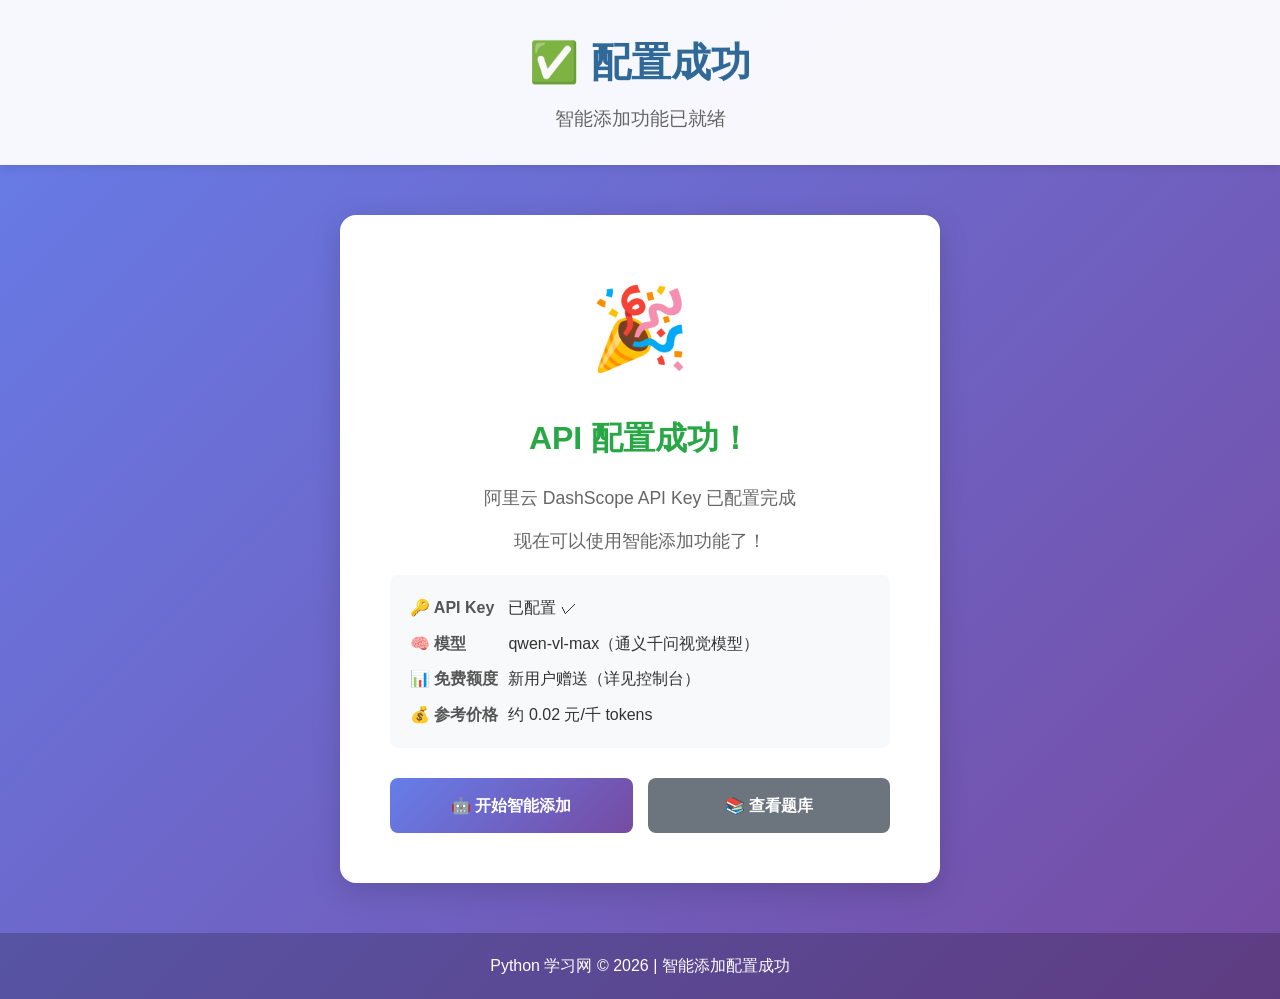
<file: templates/config_success.html>
<!DOCTYPE html>
<html lang="zh-CN">
<head>
    <meta charset="UTF-8">
    <meta name="viewport" content="width=device-width, initial-scale=1.0">
    <title>API 配置成功 - 智能添加</title>
    <link rel="stylesheet" href="/static/css/style.css">
    <style>
        .success-card {
            max-width: 600px;
            margin: 50px auto;
            background: white;
            padding: 50px;
            border-radius: 16px;
            box-shadow: 0 8px 30px rgba(0,0,0,0.15);
            text-align: center;
        }
        .success-icon {
            font-size: 5em;
            margin-bottom: 20px;
        }
        .success-card h1 {
            color: #28a745;
            margin-bottom: 20px;
        }
        .success-card p {
            color: #666;
            font-size: 1.1em;
            margin-bottom: 15px;
            line-height: 1.6;
        }
        .config-info {
            background: #f8f9fa;
            padding: 20px;
            border-radius: 8px;
            margin: 20px 0;
            text-align: left;
        }
        .config-info dl {
            display: grid;
            grid-template-columns: max-content 1fr;
            gap: 10px;
        }
        .config-info dt {
            font-weight: 600;
            color: #555;
        }
        .config-info dd {
            margin: 0;
            color: #333;
        }
        .action-buttons {
            display: flex;
            gap: 15px;
            margin-top: 30px;
        }
        .action-buttons a {
            flex: 1;
            padding: 15px;
            border-radius: 8px;
            text-align: center;
            text-decoration: none;
            font-weight: 600;
            transition: all 0.3s;
        }
        .btn-primary {
            background: linear-gradient(135deg, #667eea 0%, #764ba2 100%);
            color: white;
        }
        .btn-secondary {
            background: #6c757d;
            color: white;
        }
    </style>
</head>
<body>
    <header>
        <div class="container">
            <h1>✅ 配置成功</h1>
            <p class="subtitle">智能添加功能已就绪</p>
        </div>
    </header>

    <main class="container">
        <div class="success-card">
            <div class="success-icon">🎉</div>
            <h1>API 配置成功！</h1>
            <p>阿里云 DashScope API Key 已配置完成</p>
            <p>现在可以使用智能添加功能了！</p>
            
            <div class="config-info">
                <dl>
                    <dt>🔑 API Key</dt>
                    <dd>已配置 ✓</dd>
                    <dt>🧠 模型</dt>
                    <dd>qwen-vl-max（通义千问视觉模型）</dd>
                    <dt>📊 免费额度</dt>
                    <dd>新用户赠送（详见控制台）</dd>
                    <dt>💰 参考价格</dt>
                    <dd>约 0.02 元/千 tokens</dd>
                </dl>
            </div>
            
            <div class="action-buttons">
                <a href="/smart-add" class="btn-primary">🤖 开始智能添加</a>
                <a href="/translation-db" class="btn-secondary">📚 查看题库</a>
            </div>
        </div>
    </main>

    <footer>
        <div class="container">
            <p>Python 学习网 © 2026 | 智能添加配置成功</p>
        </div>
    </footer>
</body>
</html>
</file>
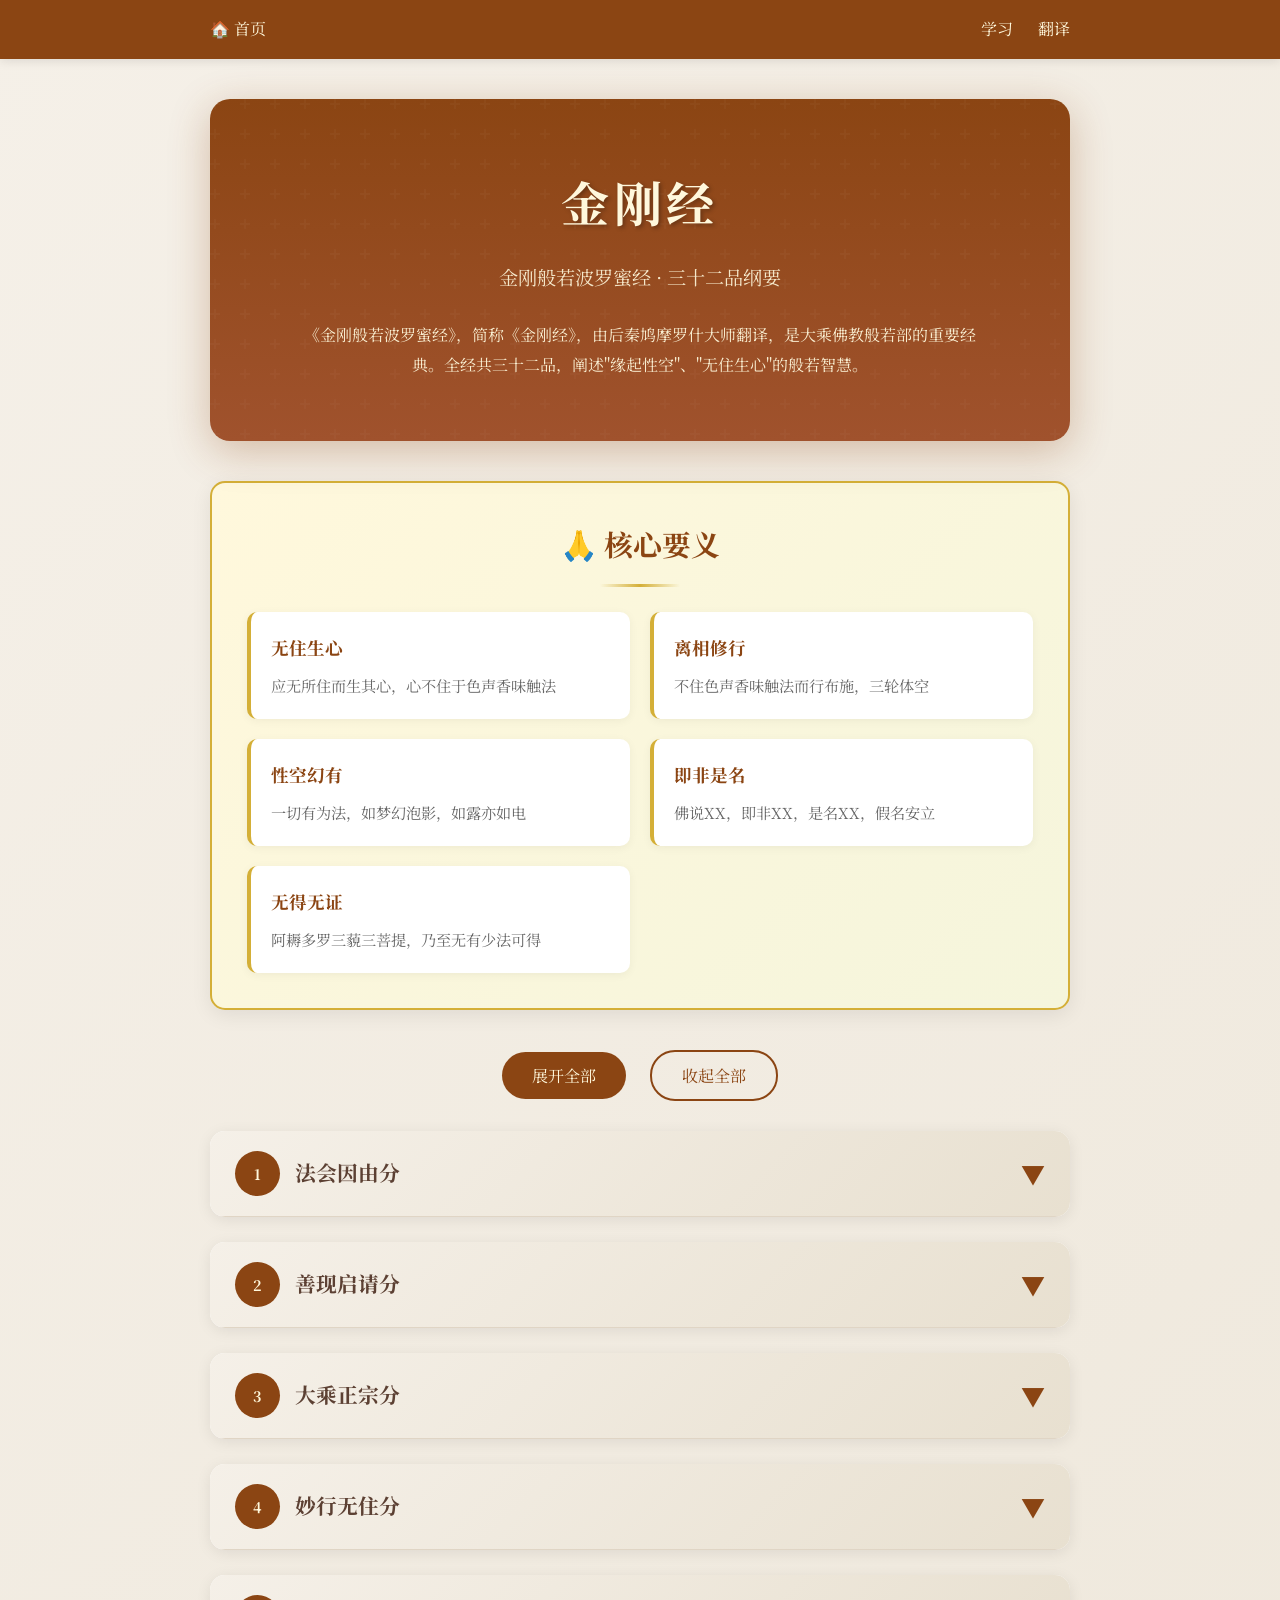
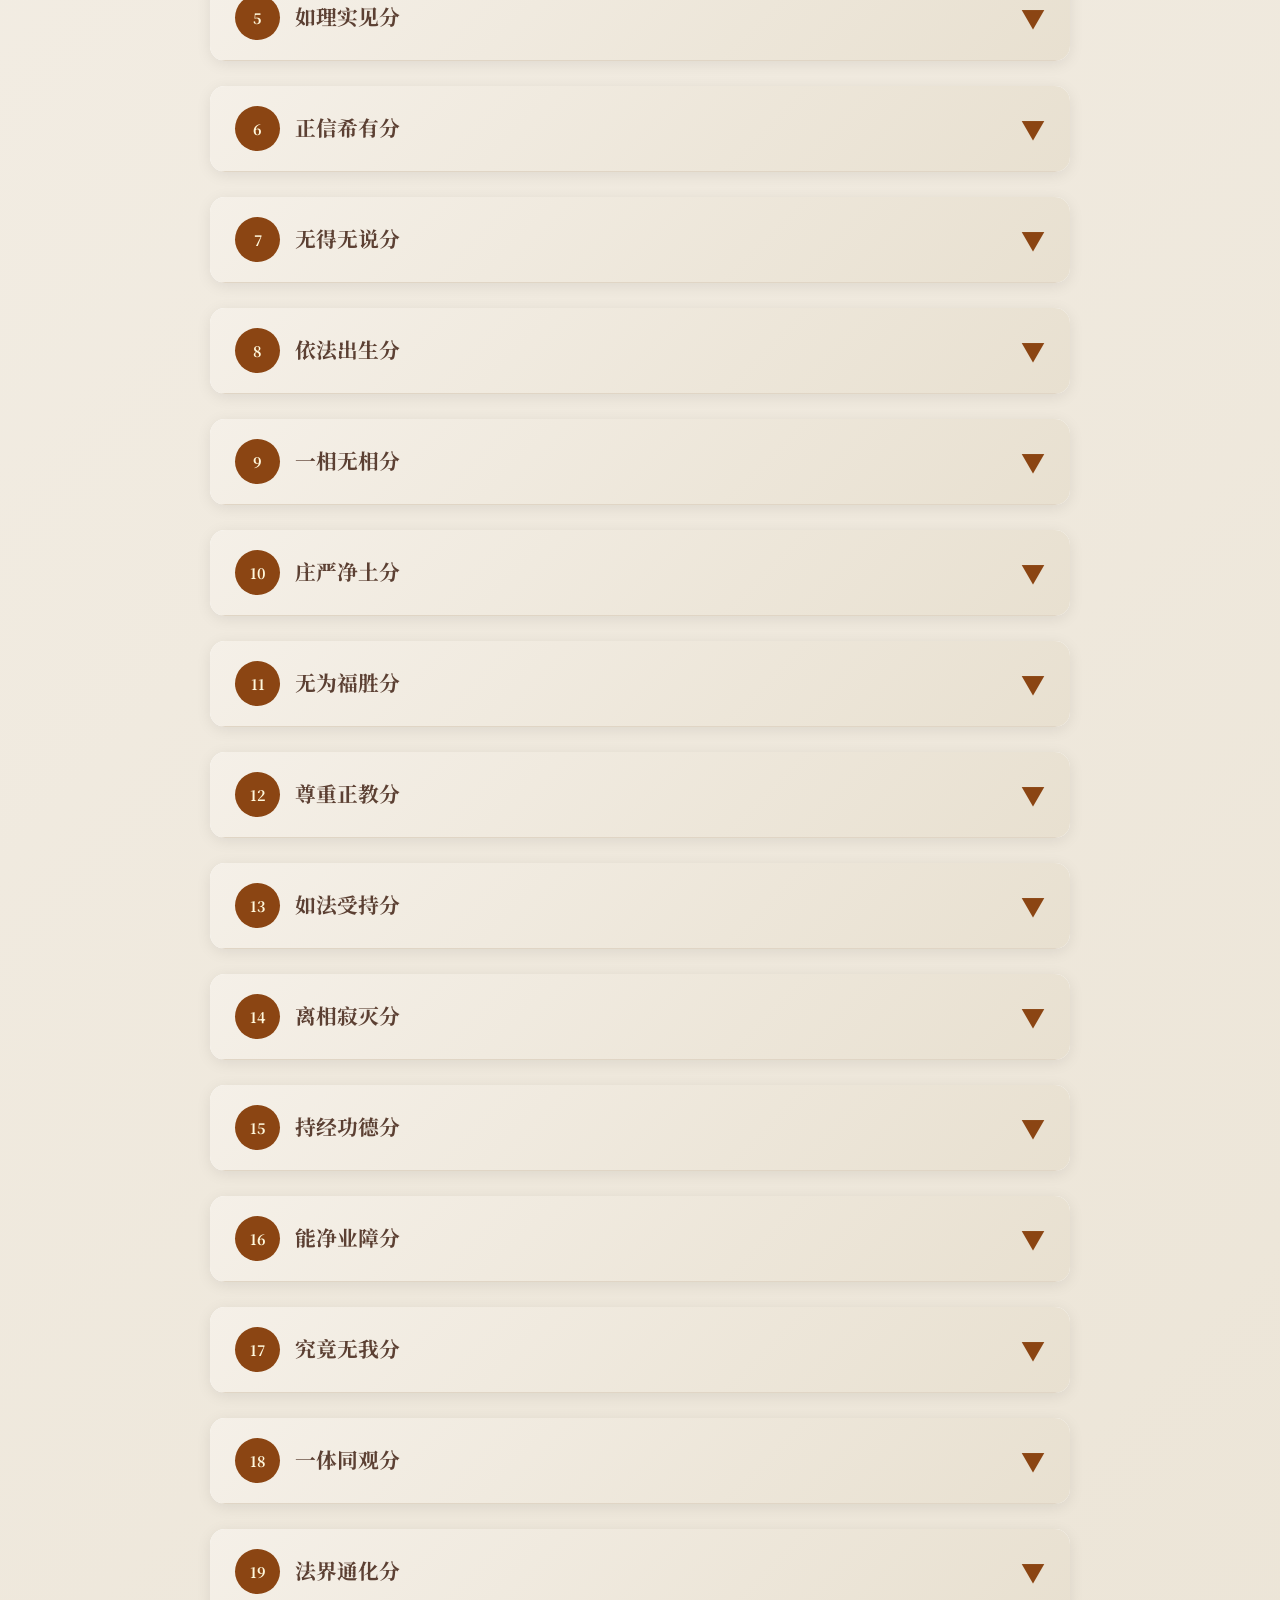
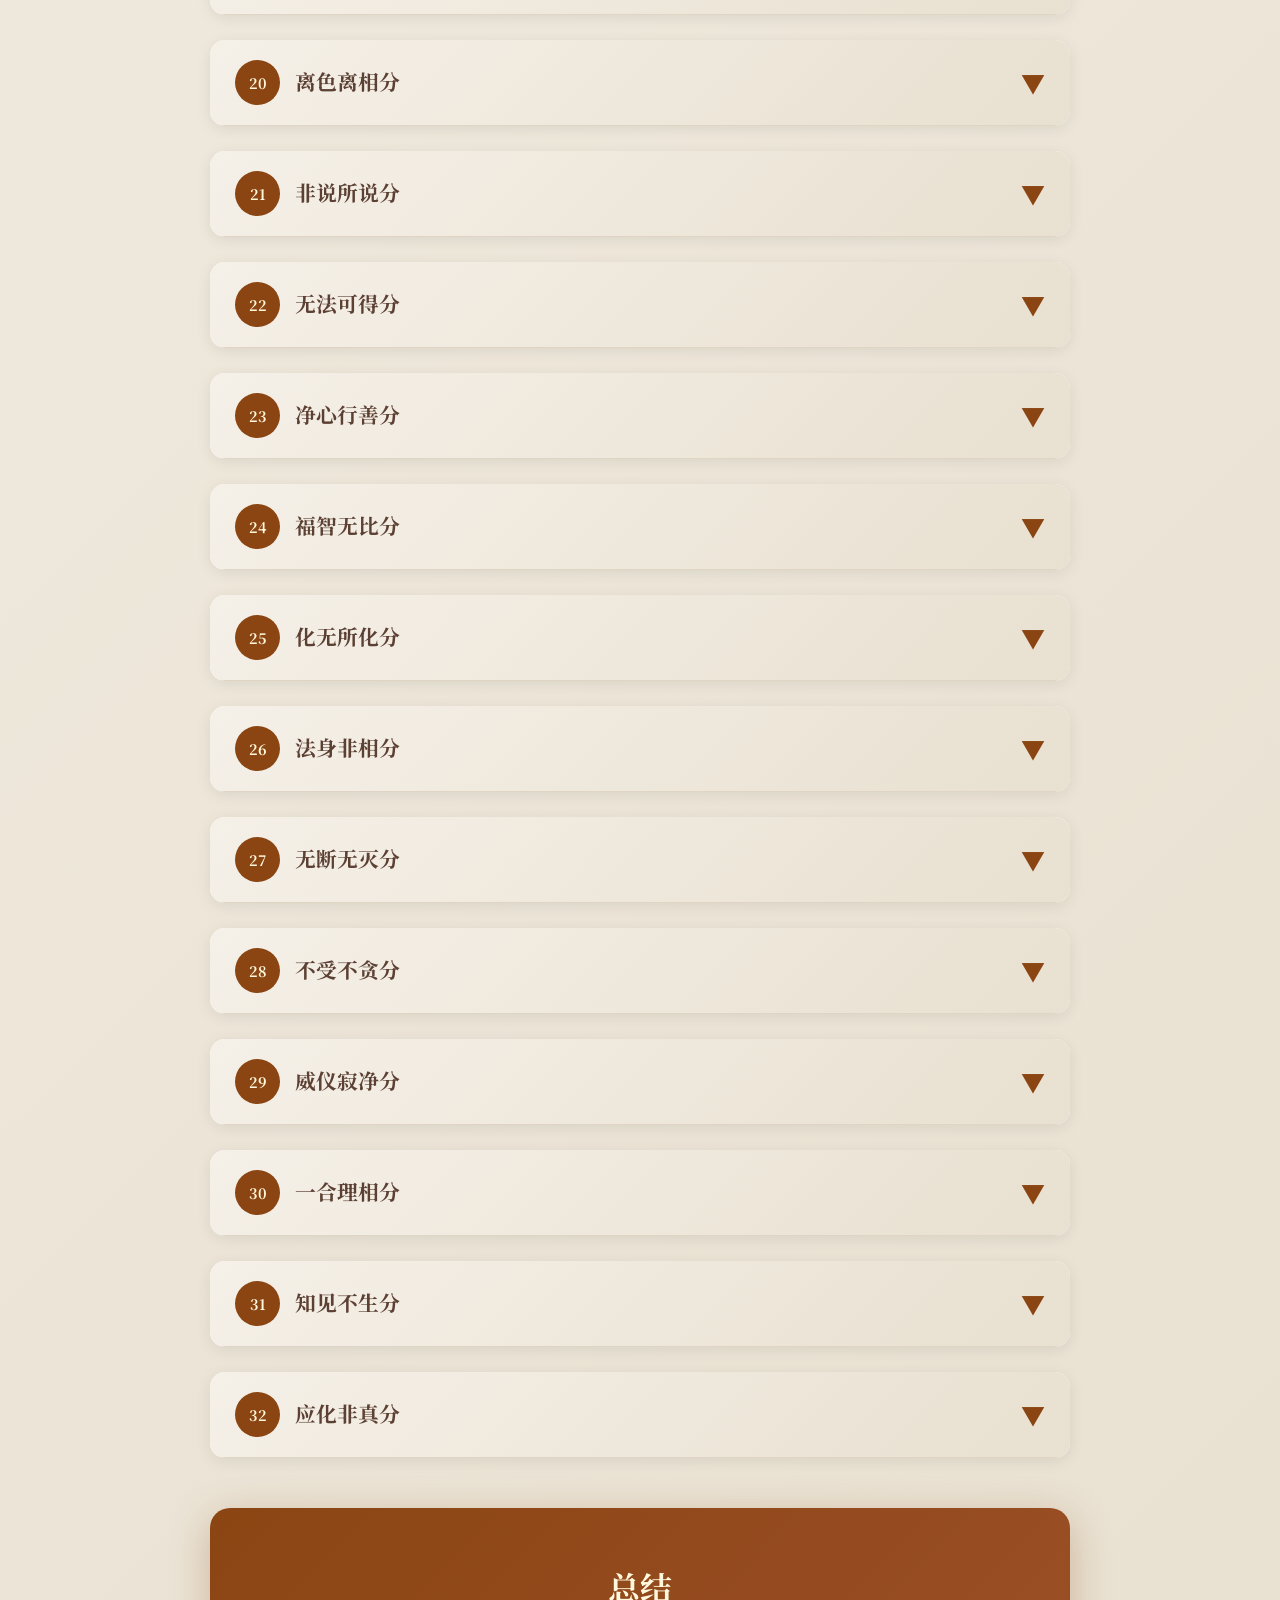
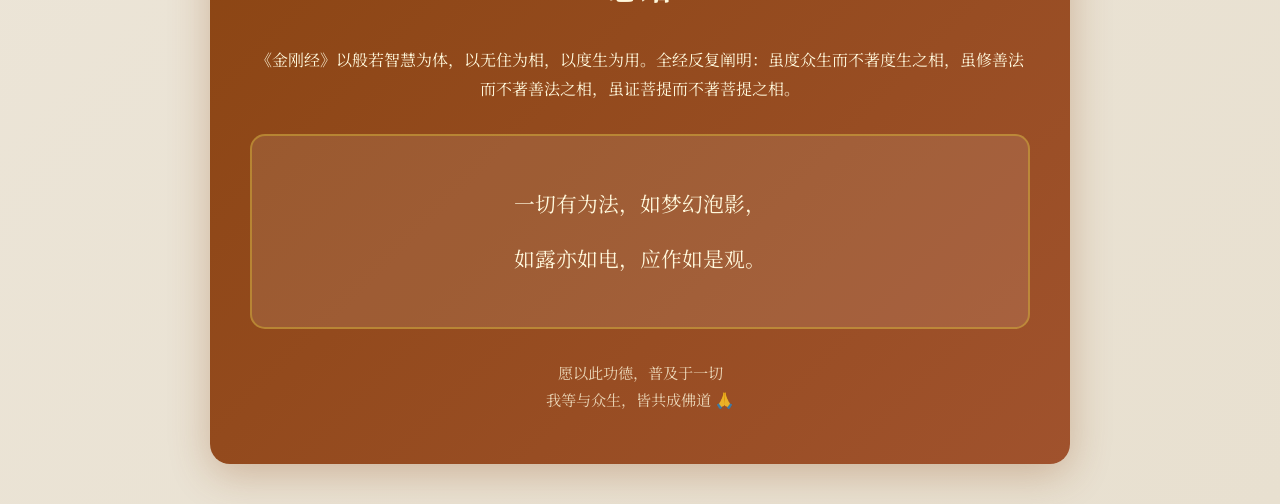
<file: templates/jingangjing.html>
<!DOCTYPE html>
<html lang="zh-CN">
<head>
    <meta charset="UTF-8">
    <meta name="viewport" content="width=device-width, initial-scale=1.0">
    <title>金刚经三十二品纲要 | Python学习网站</title>
    <link href="https://fonts.googleapis.com/css2?family=Noto+Serif+SC:wght@400;600;700&display=swap" rel="stylesheet">
    <style>
        * {
            margin: 0;
            padding: 0;
            box-sizing: border-box;
        }

        body {
            font-family: 'Noto Serif SC', 'SimSun', 'STSong', serif;
            background: linear-gradient(135deg, #f5f0e8 0%, #e8e0d0 100%);
            min-height: 100vh;
            color: #3a3a3a;
            line-height: 1.8;
        }

        .container {
            max-width: 900px;
            margin: 0 auto;
            padding: 40px 20px;
        }

        /* 头部样式 */
        .header {
            text-align: center;
            padding: 60px 20px;
            background: linear-gradient(180deg, #8b4513 0%, #a0522d 100%);
            color: #fff8dc;
            border-radius: 20px;
            margin-bottom: 40px;
            box-shadow: 0 10px 40px rgba(139, 69, 19, 0.3);
            position: relative;
            overflow: hidden;
        }

        .header::before {
            content: '';
            position: absolute;
            top: 0;
            left: 0;
            right: 0;
            bottom: 0;
            background: url("data:image/svg+xml,%3Csvg width='60' height='60' viewBox='0 0 60 60' xmlns='http://www.w3.org/2000/svg'%3E%3Cg fill='none' fill-rule='evenodd'%3E%3Cg fill='%23ffffff' fill-opacity='0.05'%3E%3Cpath d='M36 34v-4h-2v4h-4v2h4v4h2v-4h4v-2h-4zm0-30V0h-2v4h-4v2h4v4h2V6h4V4h-4zM6 34v-4H4v4H0v2h4v4h2v-4h4v-2H6zM6 4V0H4v4H0v2h4v4h2V6h4V4H6z'/%3E%3C/g%3E%3C/g%3E%3C/svg%3E");
            opacity: 0.5;
        }

        .header h1 {
            font-size: 3em;
            font-weight: 700;
            margin-bottom: 15px;
            position: relative;
            text-shadow: 2px 2px 4px rgba(0,0,0,0.3);
            letter-spacing: 0.1em;
        }

        .header .subtitle {
            font-size: 1.2em;
            opacity: 0.9;
            position: relative;
            font-weight: 400;
        }

        .header .intro {
            max-width: 700px;
            margin: 25px auto 0;
            font-size: 1em;
            line-height: 1.9;
            opacity: 0.95;
            position: relative;
        }

        /* 核心要义卡片 */
        .core-concepts {
            background: linear-gradient(135deg, #fff8dc 0%, #f5f5dc 100%);
            border-radius: 15px;
            padding: 35px;
            margin-bottom: 40px;
            box-shadow: 0 5px 20px rgba(0,0,0,0.08);
            border: 2px solid #d4af37;
        }

        .core-concepts h2 {
            color: #8b4513;
            font-size: 1.8em;
            margin-bottom: 25px;
            text-align: center;
            position: relative;
        }

        .core-concepts h2::after {
            content: '';
            display: block;
            width: 80px;
            height: 3px;
            background: linear-gradient(90deg, transparent, #d4af37, transparent);
            margin: 15px auto 0;
        }

        .concepts-grid {
            display: grid;
            grid-template-columns: repeat(auto-fit, minmax(250px, 1fr));
            gap: 20px;
        }

        .concept-item {
            background: #fff;
            padding: 20px;
            border-radius: 10px;
            border-left: 4px solid #d4af37;
            box-shadow: 0 2px 10px rgba(0,0,0,0.05);
            transition: transform 0.3s, box-shadow 0.3s;
        }

        .concept-item:hover {
            transform: translateY(-3px);
            box-shadow: 0 5px 20px rgba(0,0,0,0.1);
        }

        .concept-item h3 {
            color: #8b4513;
            font-size: 1.1em;
            margin-bottom: 8px;
        }

        .concept-item p {
            color: #666;
            font-size: 0.95em;
        }

        /* 品目样式 */
        .chapter {
            background: #fff;
            border-radius: 15px;
            margin-bottom: 25px;
            overflow: hidden;
            box-shadow: 0 3px 15px rgba(0,0,0,0.08);
            transition: transform 0.3s, box-shadow 0.3s;
        }

        .chapter:hover {
            transform: translateY(-2px);
            box-shadow: 0 8px 25px rgba(0,0,0,0.12);
        }

        .chapter-header {
            background: linear-gradient(135deg, #f5f0e8 0%, #e8e0d0 100%);
            padding: 20px 25px;
            cursor: pointer;
            display: flex;
            align-items: center;
            gap: 15px;
            border-bottom: 1px solid #e0d5c5;
            transition: background 0.3s;
        }

        .chapter-header:hover {
            background: linear-gradient(135deg, #ebe5db 0%, #ddd5c5 100%);
        }

        .chapter-number {
            background: #8b4513;
            color: #fff8dc;
            width: 45px;
            height: 45px;
            border-radius: 50%;
            display: flex;
            align-items: center;
            justify-content: center;
            font-weight: 700;
            font-size: 0.9em;
            flex-shrink: 0;
        }

        .chapter-title {
            flex: 1;
        }

        .chapter-title h3 {
            color: #5c4033;
            font-size: 1.3em;
            margin-bottom: 3px;
        }

        .chapter-title .en-title {
            color: #999;
            font-size: 0.85em;
            font-style: italic;
        }

        .toggle-icon {
            font-size: 1.5em;
            color: #8b4513;
            transition: transform 0.3s;
        }

        .chapter.expanded .toggle-icon {
            transform: rotate(180deg);
        }

        .chapter-content {
            max-height: 0;
            overflow: hidden;
            transition: max-height 0.4s ease-out;
        }

        .chapter.expanded .chapter-content {
            max-height: 500px;
        }

        .chapter-body {
            padding: 25px;
        }

        .content-section {
            margin-bottom: 20px;
        }

        .content-section:last-child {
            margin-bottom: 0;
        }

        .section-label {
            color: #8b4513;
            font-weight: 600;
            font-size: 0.95em;
            margin-bottom: 8px;
            display: flex;
            align-items: center;
            gap: 8px;
        }

        .section-label::before {
            content: '';
            width: 4px;
            height: 18px;
            background: #d4af37;
            border-radius: 2px;
        }

        .section-content {
            color: #555;
            padding-left: 12px;
            border-left: 2px solid #e0d5c5;
        }

        /* 总结部分 */
        .summary {
            background: linear-gradient(135deg, #8b4513 0%, #a0522d 100%);
            color: #fff8dc;
            border-radius: 20px;
            padding: 50px 40px;
            margin-top: 50px;
            text-align: center;
            box-shadow: 0 10px 40px rgba(139, 69, 19, 0.3);
        }

        .summary h2 {
            font-size: 2em;
            margin-bottom: 30px;
        }

        .gatha {
            background: rgba(255,255,255,0.1);
            border-radius: 15px;
            padding: 35px;
            margin: 30px 0;
            font-size: 1.3em;
            line-height: 2.2;
            border: 2px solid rgba(212, 175, 55, 0.5);
        }

        .gatha p {
            margin: 10px 0;
        }

        .footer-note {
            margin-top: 30px;
            opacity: 0.8;
            font-size: 0.95em;
        }

        /* 导航栏 */
        .navbar {
            background: #8b4513;
            padding: 15px 0;
            position: sticky;
            top: 0;
            z-index: 100;
            box-shadow: 0 2px 10px rgba(0,0,0,0.1);
        }

        .navbar-content {
            max-width: 900px;
            margin: 0 auto;
            padding: 0 20px;
            display: flex;
            justify-content: space-between;
            align-items: center;
        }

        .navbar a {
            color: #fff8dc;
            text-decoration: none;
            font-size: 1em;
            transition: opacity 0.3s;
        }

        .navbar a:hover {
            opacity: 0.8;
        }

        .nav-links {
            display: flex;
            gap: 25px;
        }

        /* 响应式 */
        @media (max-width: 768px) {
            .header h1 {
                font-size: 2em;
            }

            .header {
                padding: 40px 20px;
            }

            .concepts-grid {
                grid-template-columns: 1fr;
            }

            .chapter-header {
                padding: 15px 20px;
            }

            .chapter-number {
                width: 38px;
                height: 38px;
                font-size: 0.8em;
            }

            .chapter-title h3 {
                font-size: 1.1em;
            }

            .summary {
                padding: 35px 25px;
            }

            .gatha {
                font-size: 1.1em;
                padding: 25px;
            }
        }

        /* 展开全部按钮 */
        .controls {
            text-align: center;
            margin-bottom: 30px;
        }

        .btn {
            background: #8b4513;
            color: #fff8dc;
            border: none;
            padding: 12px 30px;
            border-radius: 25px;
            cursor: pointer;
            font-size: 1em;
            font-family: inherit;
            transition: all 0.3s;
            margin: 0 10px;
        }

        .btn:hover {
            background: #a0522d;
            transform: translateY(-2px);
            box-shadow: 0 5px 15px rgba(139, 69, 19, 0.3);
        }

        .btn-secondary {
            background: transparent;
            color: #8b4513;
            border: 2px solid #8b4513;
        }

        .btn-secondary:hover {
            background: #8b4513;
            color: #fff8dc;
        }
    </style>
</head>
<body>
    <nav class="navbar">
        <div class="navbar-content">
            <a href="/">🏠 首页</a>
            <div class="nav-links">
                <a href="/">学习</a>
                <a href="/translation">翻译</a>
            </div>
        </div>
    </nav>

    <div class="container">
        <header class="header">
            <h1>金刚经</h1>
            <p class="subtitle">金刚般若波罗蜜经 · 三十二品纲要</p>
            <p class="intro">
                《金刚般若波罗蜜经》，简称《金刚经》，由后秦鸠摩罗什大师翻译，是大乘佛教般若部的重要经典。全经共三十二品，阐述"缘起性空"、"无住生心"的般若智慧。
            </p>
        </header>

        <!-- 核心要义 -->
        <div class="core-concepts">
            <h2>🙏 核心要义</h2>
            <div class="concepts-grid">
                <div class="concept-item">
                    <h3>无住生心</h3>
                    <p>应无所住而生其心，心不住于色声香味触法</p>
                </div>
                <div class="concept-item">
                    <h3>离相修行</h3>
                    <p>不住色声香味触法而行布施，三轮体空</p>
                </div>
                <div class="concept-item">
                    <h3>性空幻有</h3>
                    <p>一切有为法，如梦幻泡影，如露亦如电</p>
                </div>
                <div class="concept-item">
                    <h3>即非是名</h3>
                    <p>佛说XX，即非XX，是名XX，假名安立</p>
                </div>
                <div class="concept-item">
                    <h3>无得无证</h3>
                    <p>阿耨多罗三藐三菩提，乃至无有少法可得</p>
                </div>
            </div>
        </div>

        <!-- 控制按钮 -->
        <div class="controls">
            <button class="btn" onclick="expandAll()">展开全部</button>
            <button class="btn btn-secondary" onclick="collapseAll()">收起全部</button>
        </div>

        <!-- 三十二品 -->
        <div id="chapters-container">
            <!-- 品目将通过 JavaScript 动态生成 -->
        </div>

        <!-- 总结 -->
        <div class="summary">
            <h2>总结</h2>
            <p>《金刚经》以般若智慧为体，以无住为相，以度生为用。全经反复阐明：虽度众生而不著度生之相，虽修善法而不著善法之相，虽证菩提而不著菩提之相。</p>
            
            <div class="gatha">
                <p>一切有为法，如梦幻泡影，</p>
                <p>如露亦如电，应作如是观。</p>
            </div>
            
            <p class="footer-note">愿以此功德，普及于一切<br>我等与众生，皆共成佛道 🙏</p>
        </div>
    </div>

    <script>
        // 三十二品数据
        const chapters = [
            { num: 1, title: "法会因由分", content: "佛陀在舍卫国祇树给孤独园，与一千二百五十位大比丘众及诸菩萨聚集。世尊入城乞食，饭后收衣钵、洗足，敷座而坐。", summary: "交代说法的时间、地点、人物，为全经缘起。" },
            { num: 2, title: "善现启请分", content: "长老须菩提从座而起，向佛请问：善男子、善女人发阿耨多罗三藐三菩提心，应云何住？云何降伏其心？", summary: "提出全经核心问题——发菩提心者如何安住其心、降伏妄想。" },
            { num: 3, title: "大乘正宗分", content: "佛告须菩提：菩萨应灭度一切众生，而实无众生得灭度者。若菩萨有我相、人相、众生相、寿者相，即非菩萨。", summary: "阐明菩萨度生应离四相，虽度众生而不执著于度生之相。" },
            { num: 4, title: "妙行无住分", content: "菩萨于法应无所住行于布施，不住色布施，不住声香味触法布施。", summary: "行布施等六度万行时，心不应住于六尘境界，应无所住而生其心。" },
            { num: 5, title: "如理实见分", content: "须菩提，于意云何？可以身相见如来不？不也，世尊。不可以身相得见如来。", summary: "如来法身非相可见，若以色见我，以音声求我，是人行邪道，不能见如来。" },
            { num: 6, title: "正信希有分", content: "闻此经不惊不怖不畏者，当知是人甚为希有。如来灭后，后五百岁，有持戒修福者，于此章句能生信心，以此为实。", summary: "正信此经者希有难得，持戒修福是信受的基础。" },
            { num: 7, title: "无得无说分", content: "如来所得阿耨多罗三藐三菩提，于是中无实无虚。是故如来说一切法皆是佛法。", summary: "菩提无所得，佛法无说无示，一切法皆是佛法。" },
            { num: 8, title: "依法出生分", content: "一切诸佛及诸佛阿耨多罗三藐三菩提法，皆从此经出。所谓佛法者，即非佛法，是名佛法。", summary: "此经为诸佛之母，一切法从般若出生，但佛法亦不可执著。" },
            { num: 9, title: "一相无相分", content: "须菩提，于意云何？须陀洹能作是念——我得须陀洹果不？须菩提言：不也，世尊。何以故？须陀洹名为入流，而无所入。", summary: "四果圣人皆不应取相执著，无住于果位之相。" },
            { num: 10, title: "庄严净土分", content: "佛告须菩提：诸菩萨摩诃萨应如是生清净心，不应住色生心，不应住声香味触法生心，应无所住而生其心。", summary: "菩萨庄严佛土，而心不著于庄严之相，应无所住而生清净心。" },
            { num: 11, title: "无为福胜分", content: "若人满三千大千世界七宝以用布施，所得福德多否？须菩提言：甚多，世尊。佛告须菩提：若善男子、善女人于此经中，乃至受持四句偈等，为他人说，而此福德胜前福德。", summary: "持诵解说此经的福德，胜过以满三千大千世界七宝布施的福德。" },
            { num: 12, title: "尊重正教分", content: "随说是经，乃至四句偈等，当知此处，一切世间天人阿修罗，皆应供养，如佛塔庙。", summary: "此经所在之处即为有佛，应受一切天人供养尊重。" },
            { num: 13, title: "如法受持分", content: "佛告须菩提：是经名为金刚般若波罗蜜，以是名字，汝当奉持。所以者何？须菩提，佛说般若波罗蜜，即非般若波罗蜜，是名般若波罗蜜。", summary: "揭示经名含义，阐明'佛说XX，即非XX，是名XX'的三段论式。" },
            { num: 14, title: "离相寂灭分", content: "若复有人得闻是经，不惊不怖不畏，当知是人甚为希有。如我昔为歌利王割截身体，我于尔时，无我相、无人相、无众生相、无寿者相。", summary: "忍辱波罗蜜应离四相，不执著于忍辱之相，心不生嗔恨。" },
            { num: 15, title: "持经功德分", content: "若有善男子、善女人，初日分以恒河沙等身布施，中日分复以恒河沙等身布施，后日分亦以恒河沙等身布施，如是无量百千万亿劫以身布施。若复有人闻此经典，信心不逆，其福胜彼。", summary: "闻经信受的功德，胜过无量劫以身布施的功德。" },
            { num: 16, title: "能净业障分", content: "若善男子、善女人受持读诵此经，若为人轻贱，是人先世罪业应堕恶道，以今世人轻贱故，先世罪业则为消灭，当得阿耨多罗三藐三菩提。", summary: "持经可消业障，今世所受轻贱是重罪轻报，终得无上菩提。" },
            { num: 17, title: "究竟无我分", content: "佛告须菩提：如来者，即诸法如义。若有人言如来若来若去、若坐若卧，是人不解我所说义。何以故？如来者，无所从来，亦无所去，故名如来。", summary: "阐明如来法身超越来去坐卧之相，是诸法实相。" },
            { num: 18, title: "一体同观分", content: "如来有肉眼、天眼、慧眼、法眼、佛眼。须菩提，于意云何？如恒河中所有沙，佛说是沙不？如是，世尊，如来说是沙。", summary: "佛具五眼，能照见一切众生心，但众生心非心，是名为心。" },
            { num: 19, title: "法界通化分", content: "若有人满三千大千世界七宝以用布施，是人以是因缘，得福多不？如是，世尊，此人以是因缘，得福甚多。须菩提，若福德有实，如来不说得福德多，以福德无故，如来说得福德多。", summary: "福德性空，故说福德多，不应执著于福德之相。" },
            { num: 20, title: "离色离相分", content: "佛告须菩提：于意云何？佛可以具足色身见不？不也，世尊，如来不应以具足色身见。何以故？如来说具足色身，即非具足色身，是名具足色身。", summary: "佛的色身、相好皆不可执著，具足色身即非具足色身。" },
            { num: 21, title: "非说所说分", content: "须菩提，汝勿谓如来作是念——我当有所说法。莫作是念。何以故？若人言如来有所说法，即为谤佛，不能解我所说故。", summary: "如来无说法之念，说法者无法可说，是名说法。" },
            { num: 22, title: "无法可得分", content: "须菩提白佛言：世尊，佛得阿耨多罗三藐三菩提，为无所得耶？佛言：如是，如是。须菩提，我于阿耨多罗三藐三菩提，乃至无有少法可得，是名阿耨多罗三藐三菩提。", summary: "菩提无所得，若有少法可得，燃灯佛则不与我授记。" },
            { num: 23, title: "净心行善分", content: "复次，须菩提，是法平等，无有高下，是名阿耨多罗三藐三菩提。以无我、无人、无众生、无寿者，修一切善法，即得阿耨多罗三藐三菩提。", summary: "一切法平等，离四相修一切善法，即得菩提。" },
            { num: 24, title: "福智无比分", content: "若人满三千大千世界七宝以用布施，若复有人知一切法无我，得成于忍，此菩萨胜前菩萨所得功德。", summary: "通达无我之法的功德，胜过以七宝布施的功德。" },
            { num: 25, title: "化无所化分", content: "佛告须菩提：于意云何？汝等勿谓如来作是念——我当度众生。须菩提，莫作是念。何以故？实无有众生如来度者。若有众生如来度者，如来则有我、人、众生、寿者。", summary: "实无众生可度，若言度众生，则落四相执著。" },
            { num: 26, title: "法身非相分", content: "佛告须菩提：于意云何？可以三十二相观如来不？须菩提言：如是，如是，以三十二相观如来。佛言：须菩提，若以三十二相观如来者，转轮圣王则是如来。", summary: "不可以三十二相见如来，法身非相，三十二相是应化身之相。" },
            { num: 27, title: "无断无灭分", content: "须菩提，汝若作是念——如来不以具足相故，得阿耨多罗三藐三菩提。须菩提，莫作是念。发阿耨多罗三藐三菩提心者，于法不说断灭相。", summary: "虽不执著于相，但亦不可堕于断灭空，应中道而行。" },
            { num: 28, title: "不受不贪分", content: "须菩提，若菩萨以满恒河沙等世界七宝，持用布施。若复有人知一切法无我，得成于忍，此菩萨胜前菩萨所得功德。", summary: "菩萨不受福德，不贪著于福德，是名不受不贪。" },
            { num: 29, title: "威仪寂净分", content: "须菩提，若有人言如来若来若去、若坐若卧，是人不解我所说义。何以故？如来者，无所从来，亦无所去，故名如来。", summary: "如来法身超越动静之相，无所从来，亦无所去。" },
            { num: 30, title: "一合理相分", content: "佛告须菩提：若善男子、善女人，以三千大千世界碎为微尘，于意云何？是微尘众宁为多不？甚多，世尊。须菩提，诸微尘，如来说非微尘，是名微尘。如来说世界，非世界，是名世界。", summary: "微尘、世界皆假名，一合相者，即是不可说，但凡夫之人贪著其事。" },
            { num: 31, title: "知见不生分", content: "须菩提，若人言佛说我见、人见、众生见、寿者见，须菩提，于意云何？是人解我所说义不？不也，世尊，是人不解如来所说义。", summary: "佛说四见，即非四见，是名四见。发无上菩提心者，于一切法，应如是知、如是见、如是信解，不生法相。" },
            { num: 32, title: "应化非真分", content: "须菩提，若有人以满无量阿僧祇世界七宝，持用布施。若有善男子、善女人发菩提心者，持于此经，乃至四句偈等，受持读诵，为人演说，其福胜彼。", summary: "总结全经，持经功德最为殊胜。一切有为法，如梦幻泡影，如露亦如电，应作如是观。" }
        ];

        // 渲染品目
        function renderChapters() {
            const container = document.getElementById('chapters-container');
            container.innerHTML = chapters.map(chapter => `
                <div class="chapter" id="chapter-${chapter.num}">
                    <div class="chapter-header" onclick="toggleChapter(${chapter.num})">
                        <div class="chapter-number">${chapter.num}</div>
                        <div class="chapter-title">
                            <h3>${chapter.title}</h3>
                        </div>
                        <span class="toggle-icon">▼</span>
                    </div>
                    <div class="chapter-content">
                        <div class="chapter-body">
                            <div class="content-section">
                                <div class="section-label">核心内容</div>
                                <div class="section-content">${chapter.content}</div>
                            </div>
                            <div class="content-section">
                                <div class="section-label">纲要</div>
                                <div class="section-content">${chapter.summary}</div>
                            </div>
                        </div>
                    </div>
                </div>
            `).join('');
        }

        // 切换展开/收起
        function toggleChapter(num) {
            const chapter = document.getElementById(`chapter-${num}`);
            chapter.classList.toggle('expanded');
        }

        // 展开全部
        function expandAll() {
            document.querySelectorAll('.chapter').forEach(ch => ch.classList.add('expanded'));
        }

        // 收起全部
        function collapseAll() {
            document.querySelectorAll('.chapter').forEach(ch => ch.classList.remove('expanded'));
        }

        // 初始化
        renderChapters();
    </script>
</body>
</html>
</file>
<file: static/css/style.css>
/* Python 学习网 - 样式表 */

* {
    margin: 0;
    padding: 0;
    box-sizing: border-box;
}

body {
    font-family: -apple-system, BlinkMacSystemFont, "Segoe UI", Roboto, "Helvetica Neue", Arial, sans-serif;
    line-height: 1.6;
    color: #333;
    background: linear-gradient(135deg, #667eea 0%, #764ba2 100%);
    min-height: 100vh;
}

.container {
    max-width: 1200px;
    margin: 0 auto;
    padding: 0 20px;
}

/* Header */
header {
    background: rgba(255, 255, 255, 0.95);
    padding: 30px 0;
    box-shadow: 0 2px 10px rgba(0, 0, 0, 0.1);
}

header h1 {
    color: #306998;
    font-size: 2.5em;
    text-align: center;
}

.subtitle {
    text-align: center;
    color: #666;
    margin-top: 10px;
    font-size: 1.2em;
}

.back-link {
    display: inline-block;
    margin-bottom: 15px;
    color: #667eea;
    text-decoration: none;
}

.back-link:hover {
    text-decoration: underline;
}

/* Main Content */
main {
    padding: 40px 20px;
}

.intro {
    background: white;
    padding: 30px;
    border-radius: 10px;
    margin-bottom: 40px;
    box-shadow: 0 4px 6px rgba(0, 0, 0, 0.1);
}

.intro h2 {
    color: #306998;
    margin-bottom: 15px;
}

/* Categories */
.category {
    background: white;
    padding: 30px;
    border-radius: 10px;
    margin-bottom: 30px;
    box-shadow: 0 4px 6px rgba(0, 0, 0, 0.1);
}

.category h2 {
    color: #ffd343;
    background: #306998;
    padding: 10px 20px;
    border-radius: 5px;
    margin-bottom: 20px;
    display: inline-block;
}

.lessons-grid {
    display: grid;
    grid-template-columns: repeat(auto-fill, minmax(300px, 1fr));
    gap: 20px;
}

.lesson-card {
    background: linear-gradient(135deg, #f5f7fa 0%, #c3cfe2 100%);
    padding: 25px;
    border-radius: 10px;
    text-decoration: none;
    color: #333;
    transition: transform 0.3s, box-shadow 0.3s;
    border-left: 4px solid #306998;
}

.lesson-card:hover {
    transform: translateY(-5px);
    box-shadow: 0 8px 20px rgba(0, 0, 0, 0.15);
}

.lesson-card h3 {
    color: #306998;
    margin-bottom: 10px;
}

.lesson-card p {
    color: #666;
    margin-bottom: 15px;
    font-size: 0.95em;
}

.start-btn {
    display: inline-block;
    background: #306998;
    color: white;
    padding: 8px 20px;
    border-radius: 20px;
    font-size: 0.9em;
    transition: background 0.3s;
}

.lesson-card:hover .start-btn {
    background: #ffd343;
    color: #333;
}

/* Features */
.features {
    background: white;
    padding: 40px 30px;
    border-radius: 10px;
    margin-top: 40px;
    box-shadow: 0 4px 6px rgba(0, 0, 0, 0.1);
}

.features h2 {
    color: #306998;
    text-align: center;
    margin-bottom: 30px;
}

.features-grid {
    display: grid;
    grid-template-columns: repeat(auto-fit, minmax(200px, 1fr));
    gap: 30px;
}

.feature {
    text-align: center;
    padding: 20px;
}

.feature-icon {
    font-size: 3em;
    margin-bottom: 15px;
}

.feature h3 {
    color: #306998;
    margin-bottom: 10px;
}

.feature p {
    color: #666;
}

/* Tutorial Page */
.breadcrumb {
    margin-bottom: 20px;
    color: #666;
}

.breadcrumb a {
    color: #667eea;
    text-decoration: none;
}

.breadcrumb a:hover {
    text-decoration: underline;
}

.lesson-content {
    background: white;
    padding: 40px;
    border-radius: 10px;
    margin-bottom: 30px;
    box-shadow: 0 4px 6px rgba(0, 0, 0, 0.1);
}

.lesson-content h2 {
    color: #306998;
    margin: 30px 0 15px 0;
    padding-bottom: 10px;
    border-bottom: 2px solid #ffd343;
}

.lesson-content h2:first-child {
    margin-top: 0;
}

.lesson-content h3 {
    color: #667eea;
    margin: 25px 0 15px 0;
}

.lesson-content p {
    margin-bottom: 15px;
}

.lesson-content ul {
    margin: 15px 0;
    padding-left: 30px;
}

.lesson-content li {
    margin-bottom: 8px;
}

.lesson-content pre {
    background: #282c34;
    color: #abb2bf;
    padding: 20px;
    border-radius: 8px;
    overflow-x: auto;
    margin: 15px 0;
    font-family: "Fira Code", "Consolas", monospace;
    font-size: 0.95em;
}

.lesson-content code {
    font-family: "Fira Code", "Consolas", monospace;
}

.lesson-content :not(pre) > code {
    background: #f0f0f0;
    padding: 2px 6px;
    border-radius: 4px;
    color: #e83e8c;
}

/* Exercise Box */
.exercise-box {
    background: white;
    padding: 30px;
    border-radius: 10px;
    margin-bottom: 30px;
    box-shadow: 0 4px 6px rgba(0, 0, 0, 0.1);
    border-top: 4px solid #ffd343;
}

.exercise-box h2 {
    color: #306998;
    margin-bottom: 15px;
}

.exercise-task {
    background: #fff3cd;
    padding: 15px 20px;
    border-radius: 8px;
    border-left: 4px solid #ffc107;
    margin-bottom: 20px;
    font-weight: 500;
}

.code-editor {
    margin-top: 20px;
}

.code-editor label {
    display: block;
    margin-bottom: 10px;
    font-weight: 500;
    color: #333;
}

.code-editor textarea {
    width: 100%;
    font-family: "Fira Code", "Consolas", monospace;
    font-size: 0.95em;
    padding: 15px;
    border: 2px solid #ddd;
    border-radius: 8px;
    resize: vertical;
    transition: border-color 0.3s;
}

.code-editor textarea:focus {
    outline: none;
    border-color: #667eea;
}

#run-btn {
    margin-top: 15px;
    background: linear-gradient(135deg, #667eea 0%, #764ba2 100%);
    color: white;
    border: none;
    padding: 12px 30px;
    border-radius: 8px;
    font-size: 1em;
    cursor: pointer;
    transition: transform 0.2s, box-shadow 0.2s;
}

#run-btn:hover {
    transform: translateY(-2px);
    box-shadow: 0 4px 12px rgba(102, 126, 234, 0.4);
}

.output {
    margin-top: 20px;
    padding: 15px;
    background: #282c34;
    color: #98c379;
    border-radius: 8px;
    font-family: "Fira Code", "Consolas", monospace;
    min-height: 60px;
    white-space: pre-wrap;
}

/* Lesson Navigation */
.lesson-nav {
    display: flex;
    justify-content: space-between;
    gap: 20px;
    margin-top: 30px;
}

.nav-btn {
    background: white;
    color: #667eea;
    padding: 12px 25px;
    border-radius: 8px;
    text-decoration: none;
    font-weight: 500;
    transition: background 0.3s, color 0.3s;
    border: 2px solid #667eea;
}

.nav-btn:hover {
    background: #667eea;
    color: white;
}

/* Footer */
footer {
    background: rgba(0, 0, 0, 0.2);
    color: white;
    padding: 20px 0;
    margin-top: 40px;
}

footer p {
    text-align: center;
}

/* Responsive */
@media (max-width: 768px) {
    header h1 {
        font-size: 1.8em;
    }

    .lessons-grid {
        grid-template-columns: 1fr;
    }

    .features-grid {
        grid-template-columns: 1fr;
    }

    .lesson-content {
        padding: 20px;
    }

    .lesson-nav {
        flex-direction: column;
    }

    .nav-btn {
        text-align: center;
    }
}
</file>
